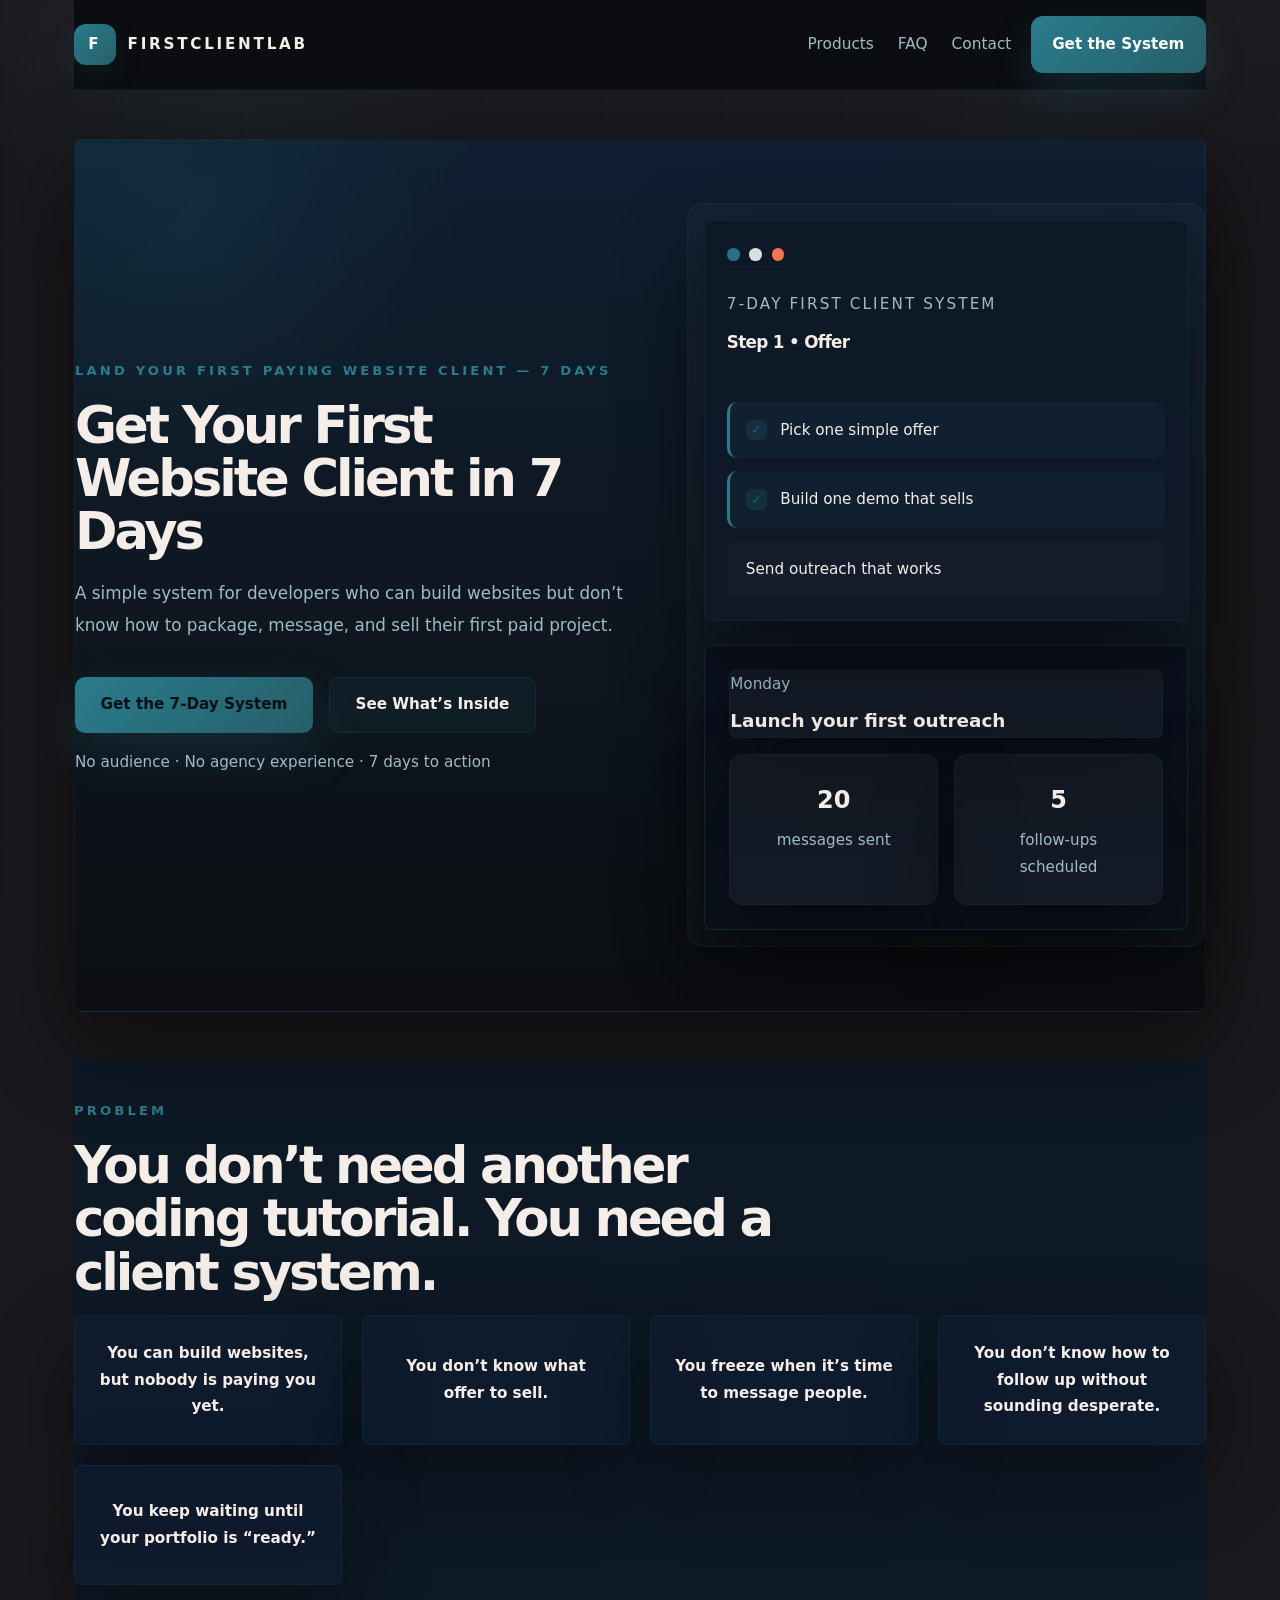
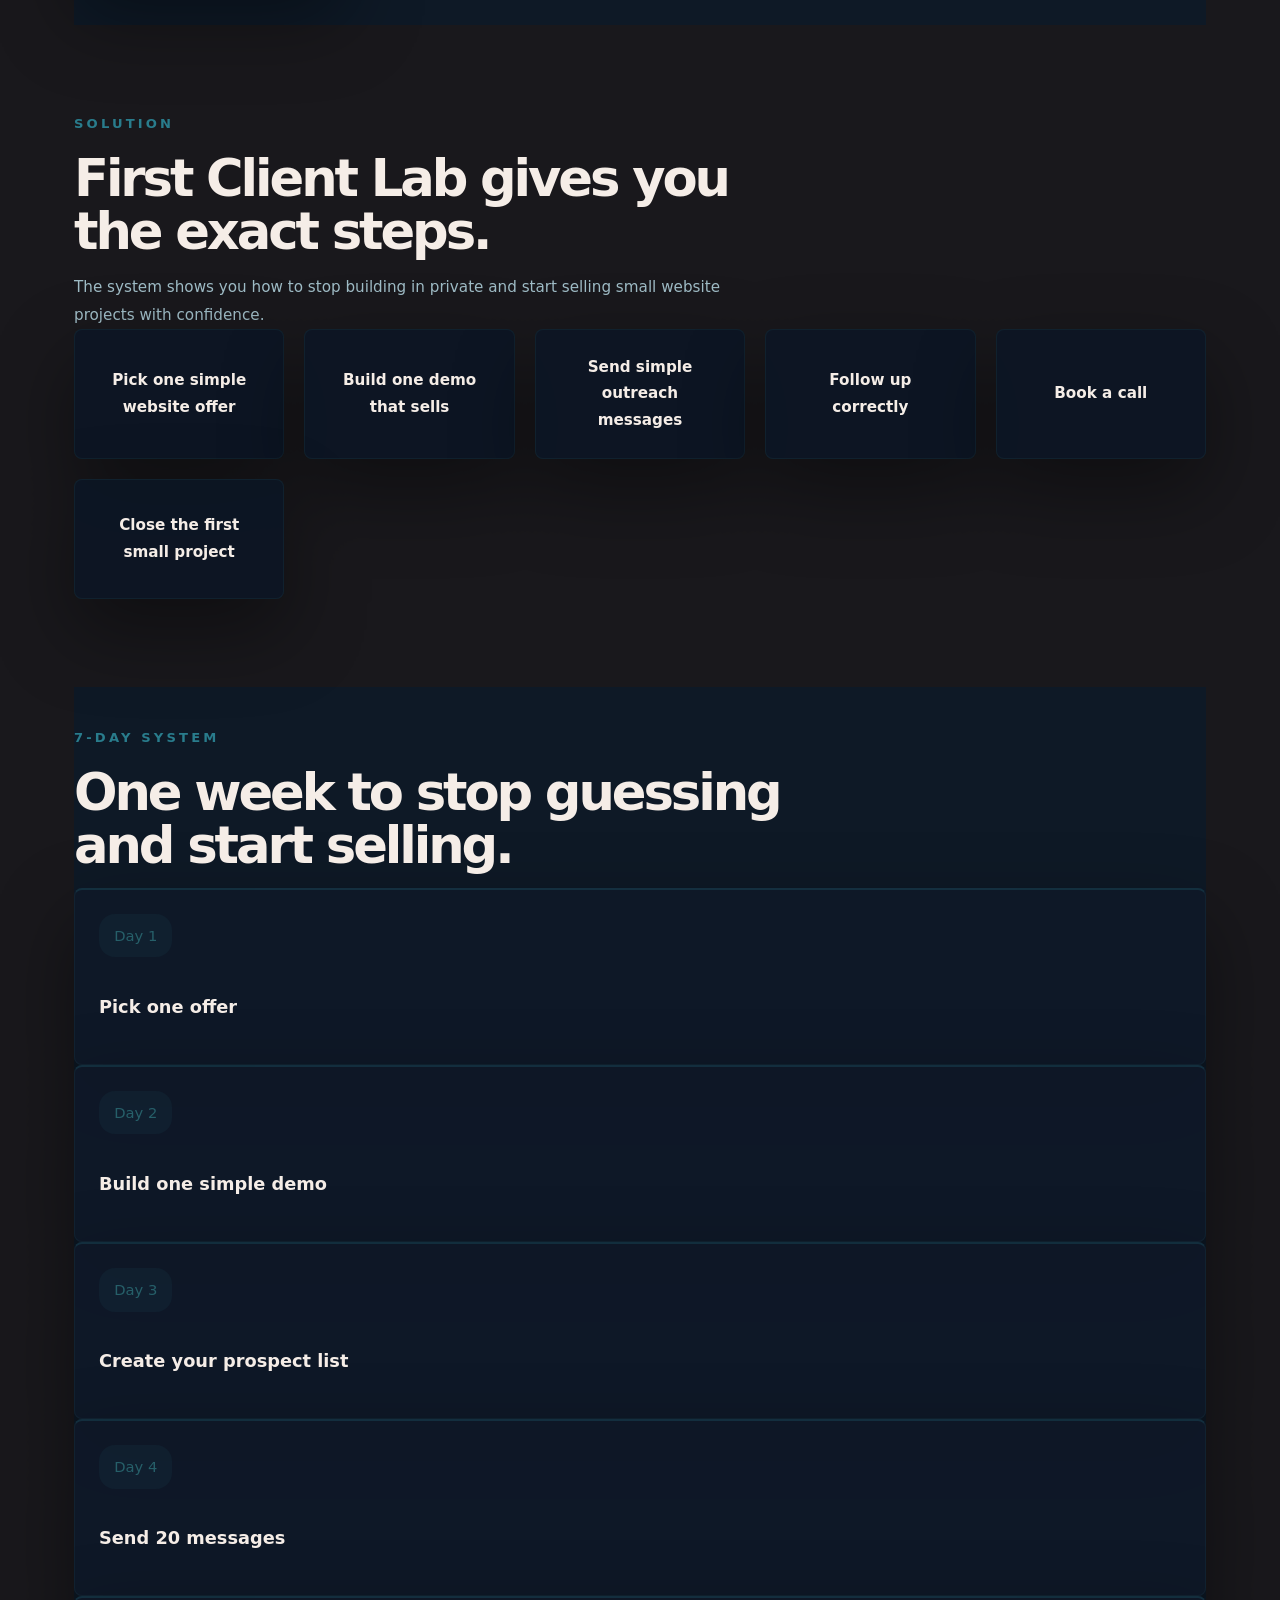
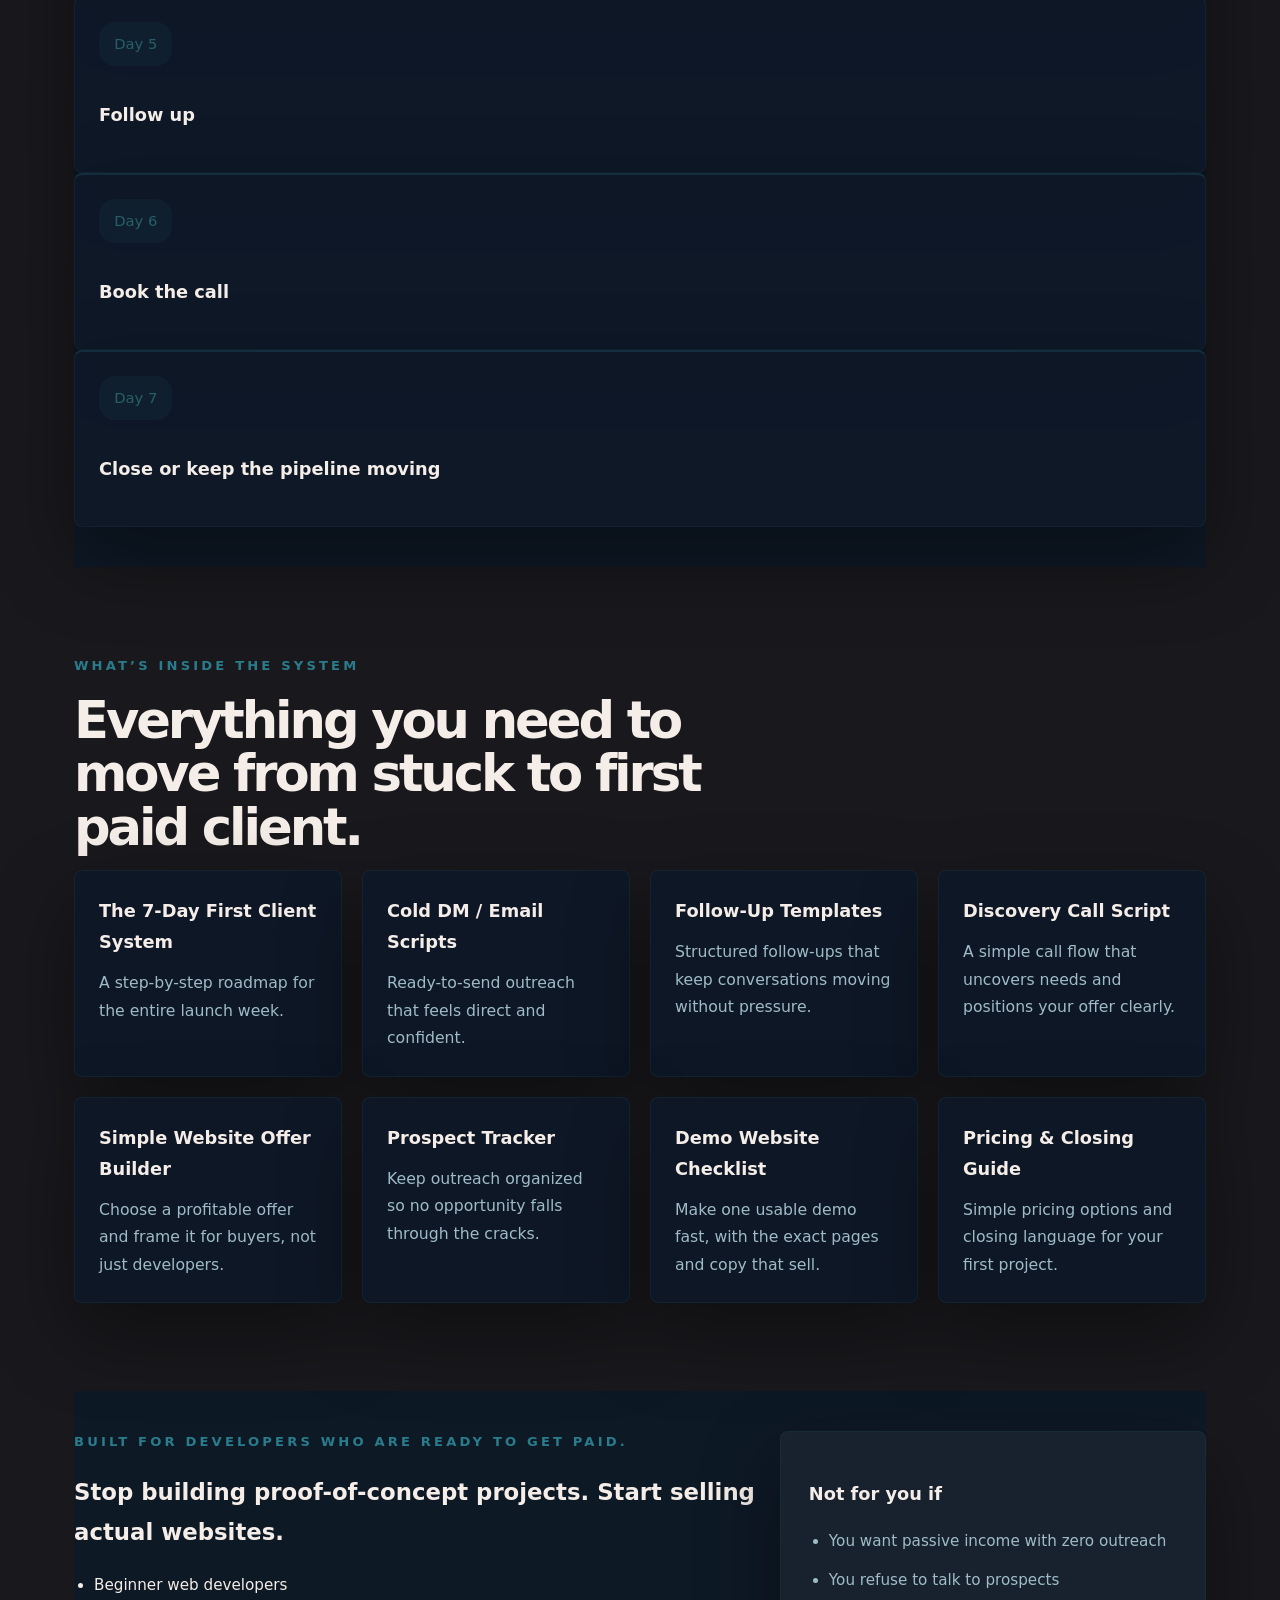
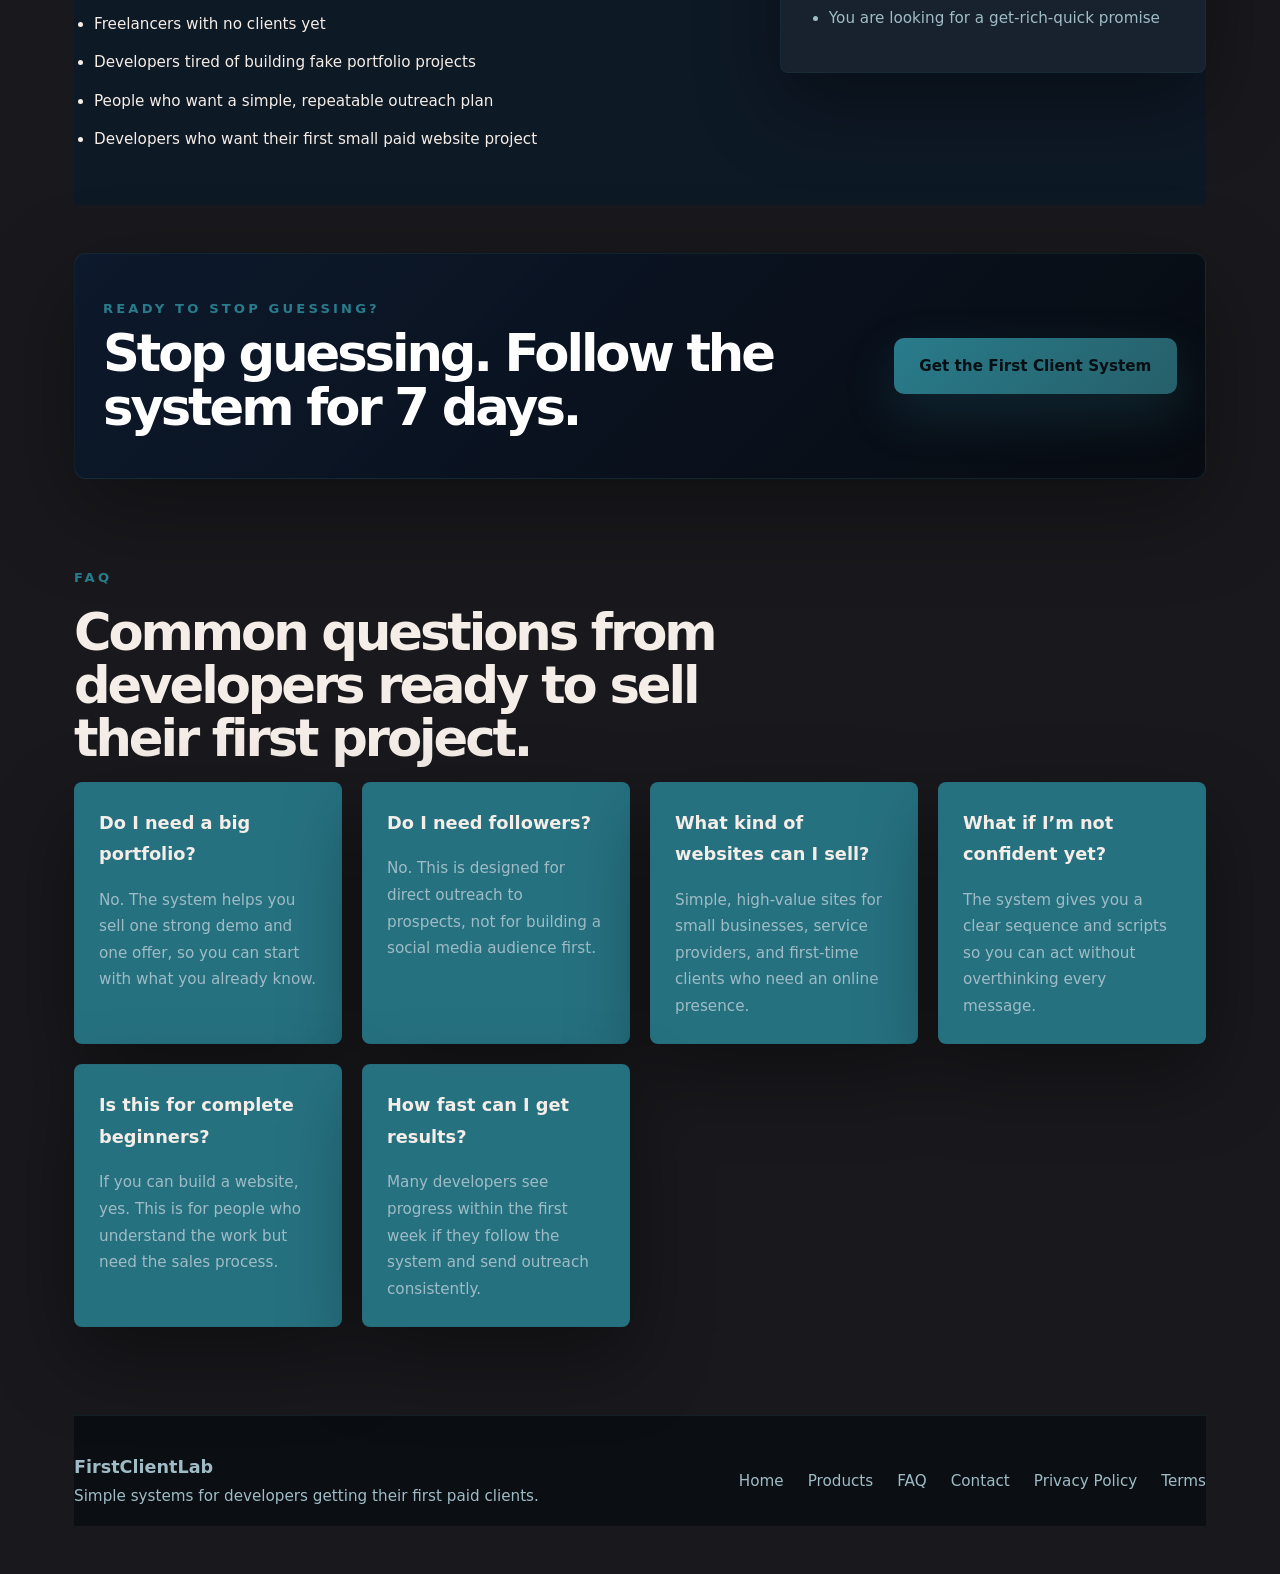
<file: Website/index.html>
<!DOCTYPE html>
<html lang="en">
  <head>
    <meta charset="UTF-8" />
    <meta name="viewport" content="width=device-width, initial-scale=1.0" />
    <title>FirstClientLab | Get Your First Website Client in 7 Days</title>
    <meta
      name="description"
      content="FirstClientLab helps developers package, message, and sell their first paid website project with a simple 7-day system." />
    <meta property="og:title" content="FirstClientLab | Get Your First Website Client in 7 Days" />
    <meta
      property="og:description"
      content="A simple system for developers who can build websites but don’t know how to package, message, and sell their first paid project." />
    <meta property="og:type" content="website" />
    <link rel="icon" href="favicon.ico" />
    <link rel="stylesheet" href="styles.css" />
  </head>
  <body>
    <div class="page-shell">
      <header class="site-navbar">
        <div class="site-brand">
          <span class="brand-mark">F</span>
          <span>FirstClientLab</span>
        </div>
        <button class="nav-toggle" aria-expanded="false" aria-label="Open navigation" type="button">
          ☰ 
        </button>
        <nav class="nav-links" aria-label="Primary navigation">
          <a href="#products">Products</a>
          <a href="#faq">FAQ</a>
          <a href="#contact">Contact</a>
          <a class="nav-cta" href="https://firstclientlab.gumroad.com/l/7-day-first-client-system">Get the System</a>
        </nav>
      </header>

      <main>
        <section class="hero-section" id="home">
          <div class="hero-copy">
            <p class="eyebrow">Land your first paying website client — 7 days</p>
            <h1>Get Your First Website Client in 7 Days</h1>
            <p class="hero-text">
              A simple system for developers who can build websites but don’t know how to package,
              message, and sell their first paid project.
            </p>
            <div class="hero-actions">
              <a class="btn btn-primary" href="https://firstclientlab.gumroad.com/l/7-day-first-client-system">Get the 7-Day System</a>
              <a class="btn btn-secondary" href="#products">See What’s Inside</a>
            </div>
            <p class="hero-trust">No audience · No agency experience · 7 days to action</p>
          </div>

          <div class="hero-visual" aria-hidden="true">
            <div class="visual-card visual-card-large">
              <div class="visual-card-header">
                <span class="dot green"></span>
                <span class="dot yellow"></span>
                <span class="dot red"></span>
              </div>
              <div class="visual-card-body">
                <div class="visual-status">
                  <span>7-Day First Client System</span>
                  <strong>Step 1 • Offer</strong>
                </div>
                <div class="visual-list">
                  <div class="visual-list-item checked">
                    <span>Pick one simple offer</span>
                  </div>
                  <div class="visual-list-item checked">
                    <span>Build one demo that sells</span>
                  </div>
                  <div class="visual-list-item">
                    <span>Send outreach that works</span>
                  </div>
                </div>
              </div>
            </div>
            <div class="visual-panel">
              <div class="panel-heading">
                <span>Monday</span>
                <strong>Launch your first outreach</strong>
              </div>
              <div class="panel-grid">
                <div class="panel-item">
                  <strong>20</strong>
                  <span>messages sent</span>
                </div>
                <div class="panel-item">
                  <strong>5</strong>
                  <span>follow-ups scheduled</span>
                </div>
              </div>
            </div>
          </div>
        </section>

        <section class="section section-alt" id="problem">
          <div class="section-intro">
            <p class="eyebrow">Problem</p>
            <h2>You don’t need another coding tutorial. You need a client system.</h2>
          </div>
          <div class="grid cards-grid">
            <article class="feature-card">You can build websites, but nobody is paying you yet.</article>
            <article class="feature-card">You don’t know what offer to sell.</article>
            <article class="feature-card">You freeze when it’s time to message people.</article>
            <article class="feature-card">You don’t know how to follow up without sounding desperate.</article>
            <article class="feature-card">You keep waiting until your portfolio is “ready.”</article>
          </div>
        </section>

        <section class="section" id="solution">
          <div class="section-intro">
            <p class="eyebrow">Solution</p>
            <h2>First Client Lab gives you the exact steps.</h2>
            <p class="section-copy">
              The system shows you how to stop building in private and start selling small website projects
              with confidence.
            </p>
          </div>
          <div class="grid benefits-grid">
            <div class="benefit-card">
              <strong>Pick one simple website offer</strong>
            </div>
            <div class="benefit-card">
              <strong>Build one demo that sells</strong>
            </div>
            <div class="benefit-card">
              <strong>Send simple outreach messages</strong>
            </div>
            <div class="benefit-card">
              <strong>Follow up correctly</strong>
            </div>
            <div class="benefit-card">
              <strong>Book a call</strong>
            </div>
            <div class="benefit-card">
              <strong>Close the first small project</strong>
            </div>
          </div>
        </section>

        <section class="section section-alt" id="plan">
          <div class="section-intro">
            <p class="eyebrow">7-Day System</p>
            <h2>One week to stop guessing and start selling.</h2>
          </div>
          <div class="timeline-grid">
            <article class="timeline-card">
              <span class="timeline-day">Day 1</span>
              <h3>Pick one offer</h3>
            </article>
            <article class="timeline-card">
              <span class="timeline-day">Day 2</span>
              <h3>Build one simple demo</h3>
            </article>
            <article class="timeline-card">
              <span class="timeline-day">Day 3</span>
              <h3>Create your prospect list</h3>
            </article>
            <article class="timeline-card">
              <span class="timeline-day">Day 4</span>
              <h3>Send 20 messages</h3>
            </article>
            <article class="timeline-card">
              <span class="timeline-day">Day 5</span>
              <h3>Follow up</h3>
            </article>
            <article class="timeline-card">
              <span class="timeline-day">Day 6</span>
              <h3>Book the call</h3>
            </article>
            <article class="timeline-card">
              <span class="timeline-day">Day 7</span>
              <h3>Close or keep the pipeline moving</h3>
            </article>
          </div>
        </section>

        <section class="section" id="products">
          <div class="section-intro">
            <p class="eyebrow">What’s inside the system</p>
            <h2>Everything you need to move from stuck to first paid client.</h2>
          </div>
          <div class="grid product-grid">
            <article class="product-card">
              <h3>The 7-Day First Client System</h3>
              <p>A step-by-step roadmap for the entire launch week.</p>
            </article>
            <article class="product-card">
              <h3>Cold DM / Email Scripts</h3>
              <p>Ready-to-send outreach that feels direct and confident.</p>
            </article>
            <article class="product-card">
              <h3>Follow-Up Templates</h3>
              <p>Structured follow-ups that keep conversations moving without pressure.</p>
            </article>
            <article class="product-card">
              <h3>Discovery Call Script</h3>
              <p>A simple call flow that uncovers needs and positions your offer clearly.</p>
            </article>
            <article class="product-card">
              <h3>Simple Website Offer Builder</h3>
              <p>Choose a profitable offer and frame it for buyers, not just developers.</p>
            </article>
            <article class="product-card">
              <h3>Prospect Tracker</h3>
              <p>Keep outreach organized so no opportunity falls through the cracks.</p>
            </article>
            <article class="product-card">
              <h3>Demo Website Checklist</h3>
              <p>Make one usable demo fast, with the exact pages and copy that sell.</p>
            </article>
            <article class="product-card">
              <h3>Pricing & Closing Guide</h3>
              <p>Simple pricing options and closing language for your first project.</p>
            </article>
          </div>
        </section>

        <section class="section section-alt" id="audience">
          <div class="audience-grid">
            <div>
              <p class="eyebrow">Built for developers who are ready to get paid.</p>
              <h2>Stop building proof-of-concept projects. Start selling actual websites.</h2>
              <ul class="list-bullets">
                <li>Beginner web developers</li>
                <li>Freelancers with no clients yet</li>
                <li>Developers tired of building fake portfolio projects</li>
                <li>People who want a simple, repeatable outreach plan</li>
                <li>Developers who want their first small paid website project</li>
              </ul>
            </div>
            <div class="audience-card">
              <h3>Not for you if</h3>
              <ul class="list-muted">
                <li>You want passive income with zero outreach</li>
                <li>You refuse to talk to prospects</li>
                <li>You are looking for a get-rich-quick promise</li>
              </ul>
            </div>
          </div>
        </section>

        <section class="cta-banner" id="buy">
          <div>
            <p class="eyebrow">Ready to stop guessing?</p>
            <h2>Stop guessing. Follow the system for 7 days.</h2>
          </div>
          <a class="btn btn-primary btn-large" href="https://firstclientlab.gumroad.com/l/7-day-first-client-system">Get the First Client System</a>
        </section>

        <section class="section" id="faq">
          <div class="section-intro">
            <p class="eyebrow">FAQ</p>
            <h2>Common questions from developers ready to sell their first project.</h2>
          </div>
          <div class="grid faq-grid">
            <article class="faq-card">
              <h3>Do I need a big portfolio?</h3>
              <p>No. The system helps you sell one strong demo and one offer, so you can start with what you already know.</p>
            </article>
            <article class="faq-card">
              <h3>Do I need followers?</h3>
              <p>No. This is designed for direct outreach to prospects, not for building a social media audience first.</p>
            </article>
            <article class="faq-card">
              <h3>What kind of websites can I sell?</h3>
              <p>Simple, high-value sites for small businesses, service providers, and first-time clients who need an online presence.</p>
            </article>
            <article class="faq-card">
              <h3>What if I’m not confident yet?</h3>
              <p>The system gives you a clear sequence and scripts so you can act without overthinking every message.</p>
            </article>
            <article class="faq-card">
              <h3>Is this for complete beginners?</h3>
              <p>If you can build a website, yes. This is for people who understand the work but need the sales process.</p>
            </article>
            <article class="faq-card">
              <h3>How fast can I get results?</h3>
              <p>Many developers see progress within the first week if they follow the system and send outreach consistently.</p>
            </article>
          </div>
        </section>
      </main>

      <footer class="site-footer" id="contact">
        <div>
          <p class="footer-brand">FirstClientLab</p>
          <p>Simple systems for developers getting their first paid clients.</p>
        </div>
        <div class="footer-links">
          <a href="#home">Home</a>
          <a href="#products">Products</a>
          <a href="#faq">FAQ</a>
          <a href="#contact">Contact</a>
          <a href="#">Privacy Policy</a>
          <a href="#">Terms</a>
        </div>
      </footer>
    </div>
    <script>
      const navToggle = document.querySelector('.nav-toggle');
      const siteNavbar = document.querySelector('.site-navbar');
      navToggle?.addEventListener('click', () => {
        const isOpen = siteNavbar.classList.toggle('nav-open');
        navToggle.setAttribute('aria-expanded', String(isOpen));
        navToggle.setAttribute('aria-label', isOpen ? 'Close navigation' : 'Open navigation');
      });
    </script>
  </body>
</html>
</file>
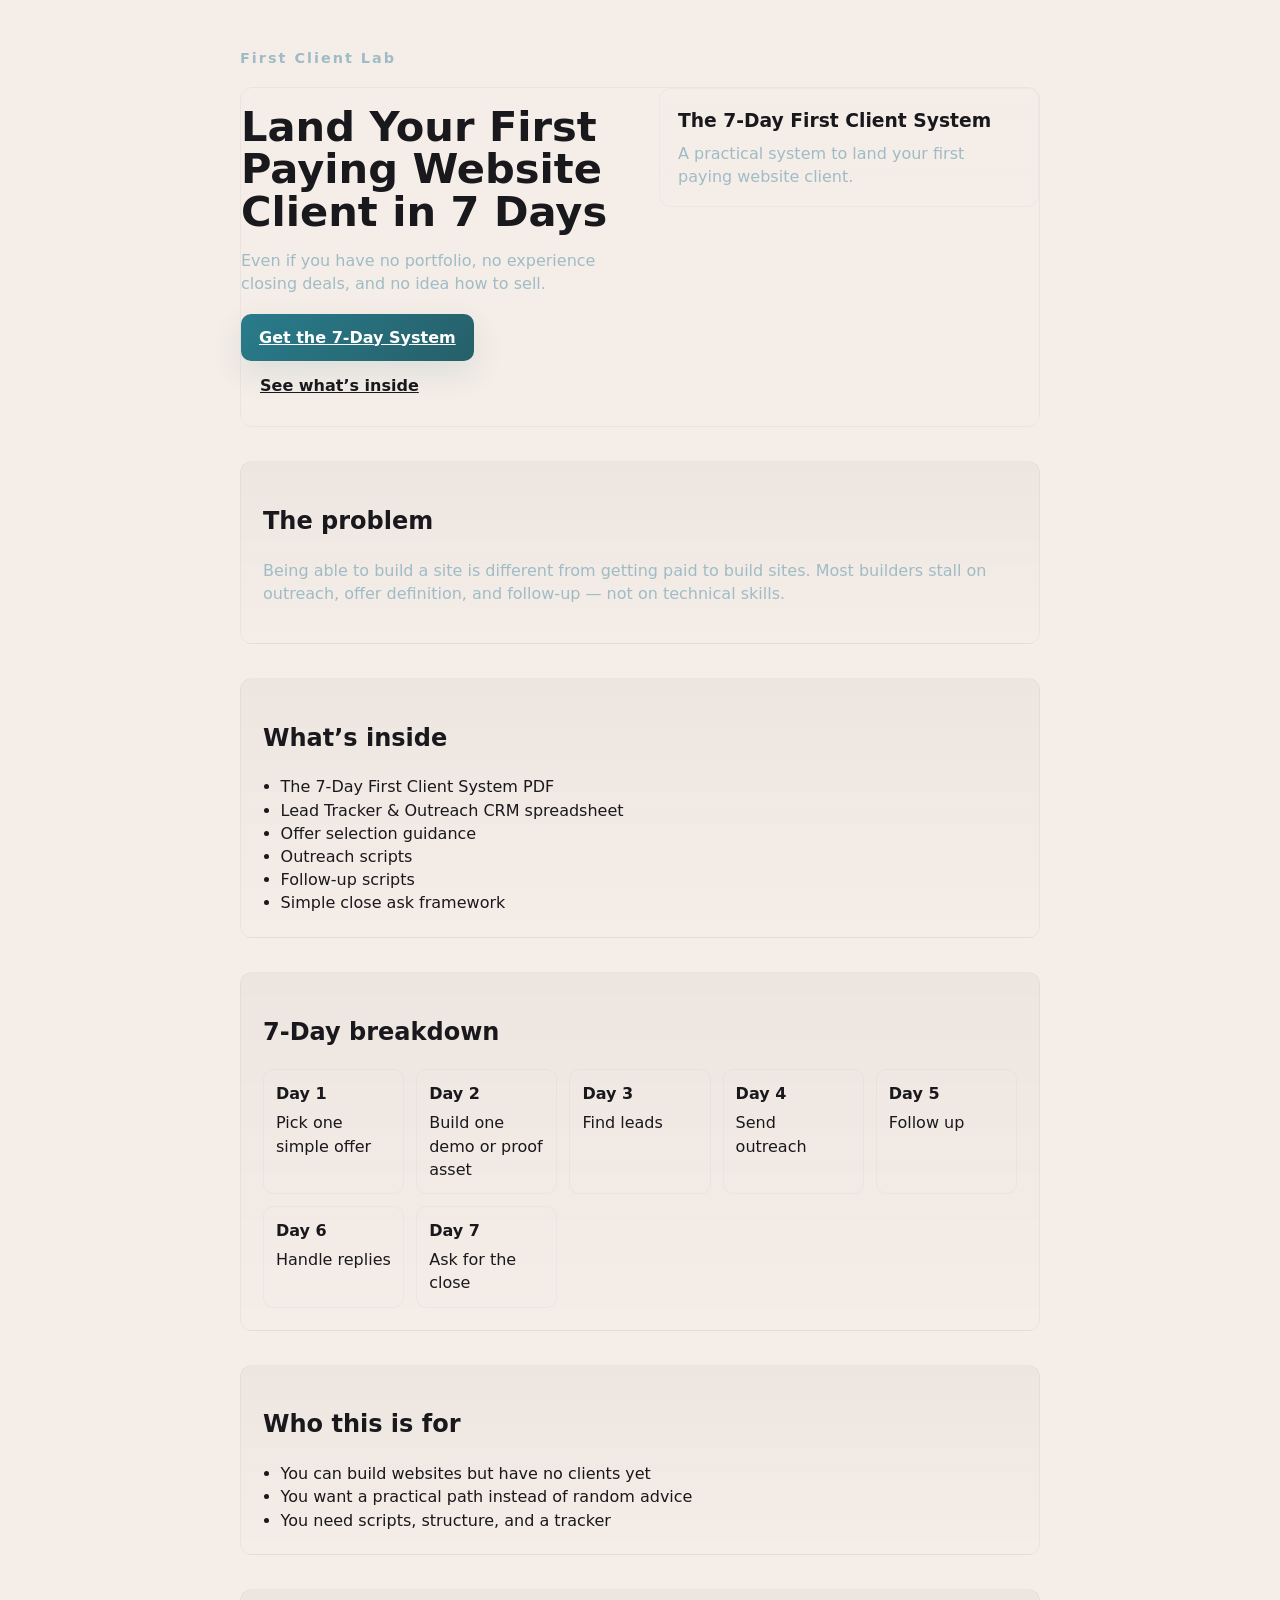
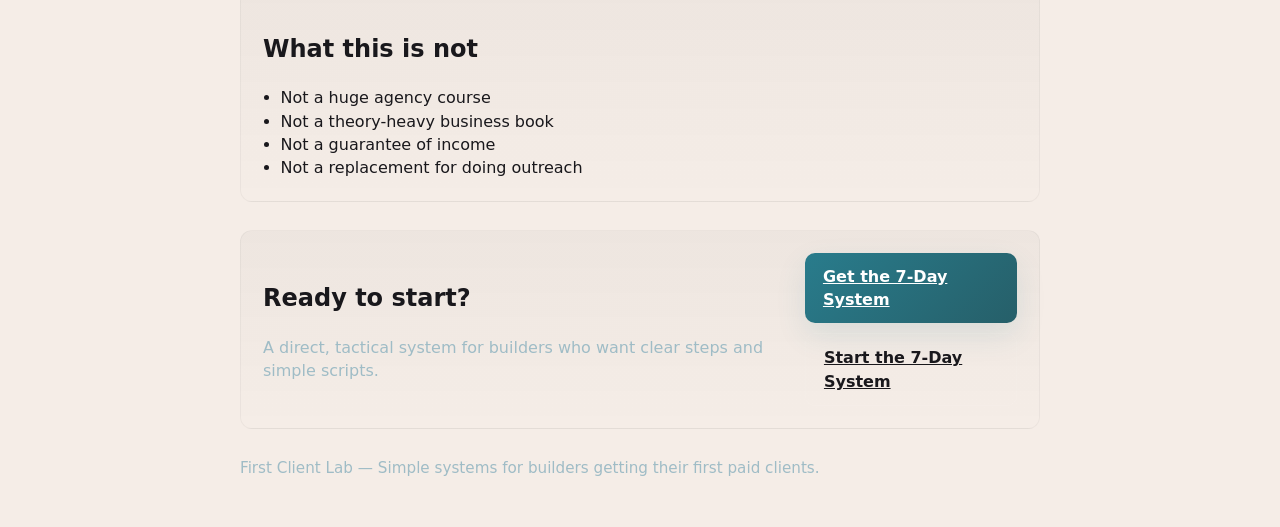
<file: gumroad/landing.html>
<!doctype html>
<html lang="en">
  <head>
    <meta charset="utf-8" />
    <meta name="viewport" content="width=device-width,initial-scale=1" />
    <title>The 7-Day First Client System — First Client Lab</title>
    <meta name="description" content="A practical system to land your first paying website client in 7 days. For developers who can build websites but don't yet know how to get clients." />
    <style>
      /* Brand palette */
      :root{
        --bg:#19181C; --surface:#265F69; --muted:#9FBCC6; --accent:#297C8C; --accent-dark:#265F69; --text:#F5EDE7;
        --radius:12px; --max:840px;
      }
      /* Basic reset */
      *{box-sizing:border-box}
      html,body{height:100%}
      body{
        margin:0;font-family:Inter, system-ui, -apple-system, 'Segoe UI', Roboto, 'Helvetica Neue', Arial;
        background:linear-gradient(180deg,#19181C 0%, #19181C 100%);color:var(--text);
        -webkit-font-smoothing:antialiased;-moz-osx-font-smoothing:grayscale;
        line-height:1.45;font-size:16px;
      }
      .wrap{max-width:var(--max);margin:0 auto;padding:48px 20px}
      header{display:flex;align-items:center;justify-content:space-between;gap:16px}
      .badge{font-weight:700;letter-spacing:0.14em;color:var(--muted);font-size:0.9rem}
      h1{margin:18px 0 6px;font-size:clamp(1.6rem,3.6vw,2.6rem);line-height:1.02;color:var(--text)}
      .lead{color:var(--muted);max-width:780px;margin-bottom:18px}

      /* CTA layout */
      .hero-grid{display:grid;grid-template-columns:1fr;gap:18px;align-items:start}
      .btn{display:inline-flex;align-items:center;gap:10px;padding:12px 18px;border-radius:10px;border:0;cursor:pointer;font-weight:700}
      .btn-primary{background:linear-gradient(135deg,var(--accent),var(--accent-dark));color:#061014;box-shadow:0 12px 30px rgba(41,124,140,0.12)}
      .btn-secondary{background:transparent;color:var(--text);border:1px solid rgba(255,255,255,0.06)}

      /* Sections */
      section{margin-top:34px;padding:22px;background:linear-gradient(180deg, rgba(255,255,255,0.01), transparent);border-radius:12px}
      .muted{color:var(--muted)}
      ul{margin:0;padding-left:1.1rem}
      .grid-2{display:grid;grid-template-columns:repeat(2,1fr);gap:18px}

      /* Timeline */
      .timeline{display:grid;grid-template-columns:repeat(auto-fit,minmax(120px,1fr));gap:12px}
      .day{background:rgba(255,255,255,0.02);padding:12px;border-radius:10px;border:1px solid rgba(106,140,163,0.06)}
      .day strong{display:block;color:var(--text);margin-bottom:6px}

      /* Footer CTA */
      .final-cta{display:flex;flex-direction:column;gap:12px;align-items:start}

      /* Accessibility helpers */
      .visually-hidden{position:absolute!important;height:1px;width:1px;overflow:hidden;clip:rect(1px,1px,1px,1px);white-space:nowrap}

      @media (min-width:760px){.hero-grid{grid-template-columns:1fr 380px}.final-cta{flex-direction:row;align-items:center}.grid-2{grid-template-columns:1fr 1fr}}

      /* Light mode support */
      @media (prefers-color-scheme:light){
        :root{--bg:#F5EDE7;--text:#19181C}
        body{background:var(--bg);color:var(--text)}
        section{background:linear-gradient(180deg, rgba(13,15,17,0.03), transparent);border:1px solid rgba(13,15,17,0.04)}
        .btn-primary{color:#fff}
      }
    </style>
  </head>
  <body>
    <div class="wrap" role="main">
      <header>
        <div class="badge" aria-hidden="false">First Client Lab</div>
        <nav aria-label="Product quick actions">
          <a class="visually-hidden" href="#whats-inside">Skip to content</a>
        </nav>
      </header>

      <section aria-labelledby="hero-heading" style="background:transparent;box-shadow:none;padding:0;margin-top:18px">
        <div class="hero-grid">
          <div>
            <h1 id="hero-heading">Land Your First Paying Website Client in 7 Days</h1>
            <p class="lead">Even if you have no portfolio, no experience closing deals, and no idea how to sell.</p>

            <p>
              <a class="btn btn-primary" href="https://firstclientlab.gumroad.com/l/7-day-first-client-system" aria-label="Buy the 7-Day System now">Get the 7-Day System</a>
              <a href="#whats-inside" class="btn btn-secondary" role="button" aria-label="See what's inside">See what’s inside</a>
            </p>
          </div>

          <aside aria-hidden="true" style="padding:18px;border-radius:12px;background:linear-gradient(180deg, rgba(255,255,255,0.02), rgba(255,255,255,0.01));border:1px solid rgba(106,140,163,0.06);">
            <h3 style="margin:0 0 8px">The 7-Day First Client System</h3>
            <p class="muted" style="margin:0">A practical system to land your first paying website client.</p>
          </aside>
        </div>
      </section>

      <section id="problem" aria-labelledby="problem-heading">
        <h2 id="problem-heading">The problem</h2>
        <p class="muted">Being able to build a site is different from getting paid to build sites. Most builders stall on outreach, offer definition, and follow-up — not on technical skills.</p>
      </section>

      <section id="whats-inside" aria-labelledby="inside-heading">
        <h2 id="inside-heading">What’s inside</h2>
        <ul>
          <li>The 7-Day First Client System PDF</li>
          <li>Lead Tracker &amp; Outreach CRM spreadsheet</li>
          <li>Offer selection guidance</li>
          <li>Outreach scripts</li>
          <li>Follow-up scripts</li>
          <li>Simple close ask framework</li>
        </ul>
      </section>

      <section aria-labelledby="plan-heading">
        <h2 id="plan-heading">7-Day breakdown</h2>
        <div class="timeline" role="list">
          <div class="day" role="listitem"><strong>Day 1</strong>Pick one simple offer</div>
          <div class="day" role="listitem"><strong>Day 2</strong>Build one demo or proof asset</div>
          <div class="day" role="listitem"><strong>Day 3</strong>Find leads</div>
          <div class="day" role="listitem"><strong>Day 4</strong>Send outreach</div>
          <div class="day" role="listitem"><strong>Day 5</strong>Follow up</div>
          <div class="day" role="listitem"><strong>Day 6</strong>Handle replies</div>
          <div class="day" role="listitem"><strong>Day 7</strong>Ask for the close</div>
        </div>
      </section>

      <section aria-labelledby="audience-heading">
        <h2 id="audience-heading">Who this is for</h2>
        <ul>
          <li>You can build websites but have no clients yet</li>
          <li>You want a practical path instead of random advice</li>
          <li>You need scripts, structure, and a tracker</li>
        </ul>
      </section>

      <section aria-labelledby="not-heading">
        <h2 id="not-heading">What this is not</h2>
        <ul>
          <li>Not a huge agency course</li>
          <li>Not a theory-heavy business book</li>
          <li>Not a guarantee of income</li>
          <li>Not a replacement for doing outreach</li>
        </ul>
      </section>

      <section aria-labelledby="final-cta" style="margin-top:28px;padding:22px;">
        <div class="final-cta">
          <div>
            <h2 id="final-cta">Ready to start?</h2>
            <p class="muted">A direct, tactical system for builders who want clear steps and simple scripts.</p>
          </div>

          <div style="display:flex;flex-direction:column;gap:10px">
            <!-- Server-side Gumroad fields -->
            <input type="hidden" data-gumroad-field="name" value="The 7-Day First Client System">
            <input type="hidden" data-gumroad-field="price" value="">
            <input type="hidden" data-gumroad-field="description" value="A practical system to land your first paying website client in 7 days.">

            <!-- Primary and secondary buy buttons -->
            <a class="btn btn-primary" href="https://firstclientlab.gumroad.com/l/7-day-first-client-system" aria-label="Buy - Get the 7-Day System">Get the 7-Day System</a>
            <a class="btn btn-secondary" href="https://firstclientlab.gumroad.com/l/7-day-first-client-system" aria-label="Buy - Start the 7-Day System">Start the 7-Day System</a>
          </div>
        </div>
      </section>

      <footer style="margin-top:28px;color:var(--muted);font-size:0.95rem">
        <p style="margin:0">First Client Lab — Simple systems for builders getting their first paid clients.</p>
      </footer>
    </div>

    <!-- Minimal inline script kept intentionally tiny; Gumroad sanitization may remove scripts. -->
    <script>
      /* Progressive enhancement: allow in-page anchor smooth scroll if JS is allowed */
      (function(){
        try{document.querySelectorAll('a[href^="#"]').forEach(function(a){a.addEventListener('click',function(e){var t=document.querySelector(this.getAttribute('href'));if(t){e.preventDefault();t.scrollIntoView({behavior:'smooth',block:'start'})}})});
        }catch(e){}
      })();
    </script>
  </body>
</html>
</file>
<file: Website/styles.css>
:root {
  color-scheme: dark;
  color: var(--text);
  font-family: Inter, ui-sans-serif, system-ui, -apple-system, BlinkMacSystemFont, "Segoe UI", sans-serif;
  font-synthesis: none;
  text-rendering: optimizeLegibility;
  -webkit-font-smoothing: antialiased;
  -moz-osx-font-smoothing: grayscale;

  --bg: #19181C;
  --surface: #0F2A45;
  --surface-strong: #08101A;
  --surface-muted: #121C2C;
  --border: rgba(38, 95, 105, 0.18);
  --text: #F5EDE7;
  --text-muted: #9FBCC6;
  --heading: #F5EDE7;
  --accent: #297C8C;
  --accent-dark: #265F69;
  --accent-soft: rgba(41, 124, 140, 0.18);
  --accent-bg: rgba(41, 124, 140, 0.08);
  --accent-shadow: rgba(41, 124, 140, 0.22);
  --warning: #c49c4b;
  --shadow: 0 32px 80px rgba(0, 0, 0, 0.4);
  --radius: 10px;
  --radius-sm: 8px;
  --max-width: 1180px;
  --gap: 1.5rem;
}

@keyframes pulse-glow {
  0%, 100% {
    transform: translateY(0);
    box-shadow: 0 18px 38px rgba(41, 124, 140, 0.24);
  }

  50% {
    transform: translateY(-1px);
    box-shadow: 0 22px 46px rgba(41, 124, 140, 0.32);
  }
}

@media (prefers-reduced-motion: reduce) {
  .btn-primary,
  .nav-cta {
    animation: none;
    transition-duration: 120ms;
  }
}

* {
  box-sizing: border-box;
}

html {
  scroll-behavior: smooth;
}

body {
  margin: 0;
  min-height: 100vh;
  overflow-x: hidden;
  background: radial-gradient(circle at 18% 12%, rgba(41, 124, 140, 0.08), transparent 20%),
    radial-gradient(circle at 82% 15%, rgba(38, 95, 105, 0.08), transparent 14%),
    linear-gradient(180deg, rgba(255, 255, 255, 0.02), transparent 18%),
    var(--bg);
  color: var(--text);
  font-size: clamp(0.95rem, 1vw, 1rem);
  line-height: 1.75;
  background-attachment: fixed;
  position: relative;
}

body::before {
  content: "";
  position: fixed;
  inset: 0;
  background-image: linear-gradient(rgba(38, 95, 105, 0.08) 1px, transparent 1px),
    linear-gradient(90deg, rgba(38, 95, 105, 0.08) 1px, transparent 1px);
  background-size: 120px 120px;
  opacity: 0.06;
  pointer-events: none;
  z-index: 0;
}

.page-shell {
  max-width: var(--max-width);
  margin: 0 auto;
  padding: 0 1.5rem 3rem;
  position: relative;
  z-index: 1;
}

img {
  max-width: 100%;
  display: block;
}

a {
  color: inherit;
  text-decoration: none;
}

button,
input,
textarea,
a {
  transition: all 180ms ease;
}

.page-shell {
  max-width: var(--max-width);
  margin: 0 auto;
  padding: 0 1.5rem 3rem;
}

.site-navbar {
  position: sticky;
  top: 0;
  z-index: 30;
  display: flex;
  justify-content: space-between;
  align-items: center;
  gap: 1rem;
  padding: 1rem 0;
  background: rgba(11, 13, 16, 0.96);
  border-bottom: 1px solid rgba(38, 95, 105, 0.16);
  backdrop-filter: blur(24px);
}

.site-brand {
  display: inline-flex;
  align-items: center;
  gap: 0.75rem;
  font-weight: 700;
  letter-spacing: 0.18em;
  color: var(--text);
  font-size: 0.95rem;
  text-transform: uppercase;
}

.brand-mark {
  display: grid;
  place-items: center;
  width: 2.6rem;
  height: 2.6rem;
  border-radius: 0.75rem;
  background: linear-gradient(135deg, var(--accent), var(--accent-dark));
  color: #fff;
  box-shadow: 0 10px 30px rgba(41, 124, 140, 0.12);
}

.nav-links {
  display: flex;
  flex-wrap: wrap;
  align-items: center;
  gap: 0.9rem;
}

.nav-links a:not(.nav-cta) {
  color: var(--text-muted);
  font-size: 0.96rem;
  padding: 0.45rem 0.3rem;
  border-radius: 0.75rem;
  transition: color 180ms ease, background 180ms ease, transform 180ms ease;
}

.nav-links a:not(.nav-cta):hover {
  color: var(--text);
  background: rgba(255, 255, 255, 0.06);
  transform: translateY(-1px);
}

.nav-toggle {
  display: none;
  align-items: center;
  justify-content: center;
  width: 2.8rem;
  height: 2.8rem;
  border: 1px solid rgba(41, 124, 140, 0.18);
  border-radius: 0.85rem;
  background: rgba(255, 255, 255, 0.05);
  color: var(--text);
  font-size: 1.1rem;
  cursor: pointer;
  transition: background 180ms ease, transform 180ms ease, border-color 180ms ease;
}

.nav-toggle:hover {
  background: rgba(41, 124, 140, 0.08);
  transform: translateY(-1px);
}

.nav-cta {
  display: inline-flex;
  align-items: center;
  justify-content: center;
  padding: 0.95rem 1.35rem;
  border-radius: 12px;
  background: linear-gradient(135deg, var(--accent), var(--accent-dark));
  color: #fff;
  font-weight: 600;
  box-shadow: 0 18px 38px rgba(41, 124, 140, 0.22);
}

.hero-section,
.section,
.cta-banner,
.site-footer {
  margin-top: 3rem;
}

.hero-section {
  display: grid;
  gap: 2.5rem;
  padding: 4rem 0;
  background: radial-gradient(circle at top left, rgba(41, 124, 140, 0.08), transparent 28%),
    linear-gradient(180deg, rgba(15, 33, 52, 0.92), rgba(13, 15, 18, 0.98));
  border: 1px solid rgba(38, 95, 105, 0.14);
  border-radius: calc(var(--radius) * 0.85);
  box-shadow: 0 32px 90px rgba(0, 0, 0, 0.45);
  position: relative;
}

.hero-section::before {
  content: "";
  position: absolute;
  inset: 0;
  border-radius: calc(var(--radius) * 0.85);
  background: radial-gradient(circle at 10% 10%, rgba(41, 124, 140, 0.08), transparent 18%);
  pointer-events: none;
}

.hero-copy {
  max-width: 720px;
  position: relative;
  z-index: 1;
}

.eyebrow {
  margin: 0;
  color: var(--accent);
  font-size: 0.82rem;
  font-weight: 700;
  letter-spacing: 0.24em;
  text-transform: uppercase;
}

.hero-section h1,
.section-intro h2,
.cta-banner h2 {
  margin: 1rem 0 1rem;
  font-size: clamp(2.8rem, 4vw, 4rem);
  line-height: 1.04;
  letter-spacing: -0.06em;
  color: var(--heading);
}

.hero-text,
.section-copy,
.site-footer p,
.faq-card p,
.benefit-card,
.product-card p {
  margin: 0;
}

.hero-text {
  margin-top: 1.25rem;
  font-size: 1.05rem;
  color: var(--text-muted);
  max-width: 560px;
  line-height: 1.85;
}

.hero-actions {
  display: flex;
  flex-wrap: wrap;
  gap: 1rem;
  margin: 2.25rem 0 1rem;
}

.btn {
  display: inline-flex;
  align-items: center;
  justify-content: center;
  min-height: 56px;
  padding: 0 1.6rem;
  border-radius: 10px;
  font-weight: 700;
  text-decoration: none;
  transition: transform 180ms ease, box-shadow 180ms ease, background 180ms ease, color 180ms ease;
}

.btn-primary {
  background: linear-gradient(135deg, var(--accent), var(--accent-dark));
  color: #061014;
  box-shadow: 0 20px 50px var(--accent-shadow);
  animation: pulse-glow 3.5s ease-in-out infinite;
}

.btn-primary:hover {
  transform: translateY(-1px);
  background: linear-gradient(135deg, var(--accent), var(--accent-dark));
  box-shadow: 0 28px 56px rgba(41, 124, 140, 0.28);
}

.nav-cta {
  animation: pulse-glow 3.5s ease-in-out infinite;
  transition: transform 180ms ease, box-shadow 180ms ease;
}

.nav-cta:hover {
  transform: translateY(-1px);
}

.btn-secondary {
  background: rgba(41, 124, 140, 0.08);
  color: var(--text);
  border: 1px solid rgba(41, 124, 140, 0.18);
}

.hero-trust {
  margin-top: 0.75rem;
  color: var(--text-muted);
}

.hero-visual {
  display: grid;
  gap: 1.5rem;
  align-content: start;
  width: 100%;
  position: relative;
  padding: 1rem;
  border-radius: 1rem;
  background: rgba(255, 255, 255, 0.02);
  border: 1px solid rgba(38, 95, 105, 0.14);
  box-shadow: inset 0 0 0 1px rgba(255, 255, 255, 0.02), 0 24px 80px rgba(0, 0, 0, 0.18);
}

/* Mobile: hide visual chrome to prioritize copy and CTAs */
@media (max-width: 720px) {
  .hero-visual {
    display: none;
  }
}

.visual-card,
.panel-heading,
.panel-item,
.timeline-card,
.product-card,
.benefit-card,
.feature-card,
.faq-card,
.audience-card,
.visual-panel {
  background: rgba(255, 255, 255, 0.04);
  border: 1px solid rgba(38, 95, 105, 0.16);
  border-radius: var(--radius-sm);
  box-shadow: var(--shadow);
}

.visual-card {
  padding: 1.35rem;
  position: relative;
}

.visual-card-large {
  max-width: 560px;
  border: 1px solid rgba(38, 95, 105, 0.16);
  background: rgba(15, 25, 40, 0.9);
}

.visual-card-header {
  display: inline-flex;
  align-items: center;
  gap: 0.6rem;
  margin-bottom: 1.5rem;
  padding-bottom: 0.35rem;
border-bottom: 1px solid rgba(38, 95, 105, 0.16);
}

.dot {
  width: 0.8rem;
  height: 0.8rem;
  border-radius: 50%;
}

.dot.green {
  background: rgba(41, 124, 140, 0.9);
}

.dot.yellow {
  background: rgba(242, 244, 245, 0.9);
}

.dot.red {
  background: rgba(255, 122, 82, 0.95);
}

.visual-status {
  display: grid;
  gap: 0.65rem;
  margin-bottom: 1.4rem;
}

.visual-status span {
  color: var(--text-muted);
  font-size: 0.95rem;
  text-transform: uppercase;
  letter-spacing: 0.14em;
}

.visual-status strong {
  color: var(--heading);
  letter-spacing: -0.04em;
  font-size: 1.05rem;
}

.visual-card-body {
  display: grid;
  gap: 1.35rem;
}

.visual-list {
  display: grid;
  gap: 0.8rem;
}

.visual-list-item {
  display: flex;
  align-items: center;
  gap: 0.85rem;
  padding: 0.95rem 1rem;
  border-radius: 10px;
  background: rgba(255, 255, 255, 0.02);
  color: var(--text);
  border-left: 3px solid transparent;
}

.visual-list-item.checked {
  color: var(--text);
  border-left-color: var(--accent);
  background: var(--accent-bg);
}

.visual-list-item.checked::before {
  content: "✓";
  display: inline-flex;
  width: 1.3rem;
  height: 1.3rem;
  align-items: center;
  justify-content: center;
  border-radius: 0.4rem;
  background: var(--accent-soft);
  color: var(--accent-dark);
  font-size: 0.8rem;
}

.visual-panel {
  padding: 1.4rem;
  display: grid;
  gap: 1rem;
  background: rgba(11, 18, 30, 0.94);
  border: 1px solid rgba(41, 124, 140, 0.22);
}

.panel-heading {
  display: grid;
  gap: 0.5rem;
}

.panel-heading span {
  color: var(--text-muted);
  font-size: 0.95rem;
}

.panel-heading strong {
  font-size: 1.15rem;
}

.panel-grid {
  display: grid;
  grid-template-columns: repeat(2, minmax(0, 1fr));
  gap: 1rem;
}

.panel-item {
  padding: 1rem;
  text-align: center;
  background: rgba(255, 255, 255, 0.04);
  border-radius: 14px;
}
.panel-item strong {
  display: block;
  font-size: 1.5rem;
  margin-bottom: 0.35rem;
}

.panel-item span {
  color: var(--text-muted);
  font-size: 0.95rem;
}

.section {
  padding: 2.5rem 0;
  scroll-margin-top: 110px;
  background: transparent;
}

.section-alt {
  background: rgba(15, 26, 39, 0.98);
}

.section-intro {
  max-width: 720px;
}

.section-copy {
  margin-top: 1rem;
  color: var(--text-muted);
  max-width: 680px;
  line-height: 1.8;
}

.grid {
  display: grid;
  gap: 1.25rem;
}

.cards-grid {
  grid-template-columns: repeat(auto-fit, minmax(220px, 1fr));
}

.feature-card,
.benefit-card,
.product-card,
.faq-card,
.audience-card,
.panel-item,
.visual-panel {
  padding: 1.5rem;
  transition: transform 180ms ease, box-shadow 180ms ease, border-color 180ms ease, background 180ms ease;
}

.feature-card {
  min-height: 120px;
  display: grid;
  place-items: center;
  text-align: center;
  font-weight: 600;
  color: var(--text);
  border: 1px solid rgba(38, 95, 105, 0.16);
  background: rgba(15, 28, 45, 0.92);
}

.feature-card:hover {
  transform: translateY(-2px);
  box-shadow: 0 24px 40px rgba(0, 0, 0, 0.18);
  border-color: rgba(41, 124, 140, 0.28);
}

.benefits-grid {
  grid-template-columns: repeat(auto-fit, minmax(210px, 1fr));
}

.benefit-card {
  min-height: 120px;
  display: grid;
  place-items: center;
  text-align: center;
  border: 1px solid rgba(38, 95, 105, 0.16);
  background: rgba(13, 22, 36, 0.92);
}

.benefit-card:hover {
  transform: translateY(-2px);
  box-shadow: 0 20px 40px rgba(0, 0, 0, 0.16);
  border-color: rgba(41, 124, 140, 0.24);
}

.timeline-grid {
  grid-template-columns: repeat(auto-fit, minmax(180px, 1fr));
}

.timeline-card {
  padding: 1.5rem;
  border-top: 2px solid rgba(41, 124, 140, 0.24);
  background: rgba(15, 25, 40, 0.88);
  transition: transform 180ms ease, border-color 180ms ease, box-shadow 180ms ease;
}

.timeline-card:hover {
  transform: translateY(-2px);
  box-shadow: 0 24px 40px rgba(0, 0, 0, 0.16);
  border-color: rgba(41, 124, 140, 0.3);
}

.timeline-day {
  display: inline-flex;
  align-items: center;
  justify-content: center;
  width: fit-content;
  padding: 0.55rem 0.95rem;
  border-radius: 1rem;
  background: var(--accent-bg);
  color: var(--accent-dark);
  font-size: 0.92rem;
  margin-bottom: 1rem;
}

.product-grid {
  grid-template-columns: repeat(auto-fit, minmax(240px, 1fr));
}

.product-card {
  background: rgba(14, 24, 40, 0.95);
  border: 1px solid rgba(38, 95, 105, 0.18);
}

.product-card h3 {
  margin: 0 0 0.75rem;
  color: var(--heading);
}

.product-card p {
  color: var(--text-muted);
  font-size: 0.98rem;
}

.audience-grid {
  display: grid;
  gap: 1.5rem;
}

.list-bullets,
.list-muted {
  margin: 1.2rem 0 0;
  padding-left: 1.25rem;
}

.list-bullets li,
.list-muted li {
  margin-bottom: 0.75rem;
}

.list-bullets li {
  color: var(--text);
}

.list-muted li {
  color: var(--text-muted);
}

.audience-card {
  padding: 1.75rem;
}

.cta-banner {
  display: grid;
  align-items: center;
  gap: 1.5rem;
  padding: 2.75rem 1.75rem;
  border-radius: calc(var(--radius) * 1.2);
  background: linear-gradient(135deg, rgba(12, 25, 45, 0.95), rgba(8, 12, 18, 0.99));
  border: 1px solid rgba(41, 124, 140, 0.18);
  box-shadow: 0 30px 90px rgba(0, 0, 0, 0.35);
  color: #fff;
  margin-top: 3rem;
}

.cta-banner h2 {
  margin: 0.4rem 0 0;
  color: #fff;
}

.cta-banner .btn {
  width: fit-content;
}

.faq-grid {
  grid-template-columns: repeat(auto-fit, minmax(240px, 1fr));
}

.faq-card {
  background: rgba(41, 124, 140, 0.9);
  border: 1px solid rgba(38, 95, 105, 0.14);
  border-radius: var(--radius-sm);
}

.faq-card h3 {
  margin-top: 0;
}

.faq-card p {
  margin-top: 0.85rem;
  color: var(--text-muted);
}

.site-footer {
  display: grid;
  gap: 1.5rem;
  padding: 2.25rem 0 1rem;
  border-top: 1px solid rgba(41, 124, 140, 0.16);
  color: var(--text-muted);
  background: rgba(10, 14, 18, 0.85);
}

.footer-brand {
  margin: 0 0 0.5rem;
  font-size: 1.1rem;
  font-weight: 700;
}

.footer-links {
  display: flex;
  flex-wrap: wrap;
  gap: 1rem 1.5rem;
  color: var(--text-muted);
}

.footer-links a {
  color: var(--text-muted);
}

@media (min-width: 900px) {
  .hero-section {
    grid-template-columns: 1.05fr 0.95fr;
    align-items: center;
  }

  .hero-visual {
    align-self: center;
  }

  .hero-copy {
    padding-right: 1rem;
  }

  .panel-grid {
    grid-template-columns: repeat(2, minmax(0, 1fr));
  }

  .audience-grid {
    grid-template-columns: 1.6fr 1fr;
    align-items: start;
  }

  .cta-banner {
    grid-template-columns: 1fr auto;
    align-items: center;
  }

  .cta-banner .btn {
    width: auto;
  }
}

@media (max-width: 820px) {
  .page-shell {
    padding: 0 1rem 2rem;
  }

  .site-navbar {
    position: relative;
    flex-direction: row;
    align-items: center;
    justify-content: space-between;
    padding: 1rem 0;
    gap: 0.75rem;
  }

  .nav-toggle {
    display: inline-flex;
    align-items: center;
    justify-content: center;
  }

  .nav-links {
    display: none;
    position: absolute;
    inset: auto 1rem 0 1rem;
    flex-direction: column;
    align-items: stretch;
    gap: 0.75rem;
    padding: 1rem;
    border-radius: 1rem;
    background: rgba(11, 13, 16, 0.98);
    box-shadow: 0 24px 72px rgba(0, 0, 0, 0.24);
  }

  .site-navbar.nav-open .nav-links {
    display: flex;
  }

  .nav-links a {
    padding: 0.95rem 1rem;
    border-radius: 1rem;
    background: rgba(255, 255, 255, 0.04);
    color: var(--text);
  }

  .nav-cta {
    width: 100%;
    padding: 0.95rem 1rem;
  }

  .hero-section {
    gap: 1rem;
    padding: 1rem 0.75rem 1.3rem;
  }

  .hero-section h1 {
    font-size: clamp(1.7rem, 8vw, 2.1rem);
    line-height: 1.08;
    letter-spacing: -0.04em;
  }

  .hero-text {
    margin-top: 0.9rem;
    font-size: 0.95rem;
    line-height: 1.7;
    max-width: 100%;
  }

  .hero-actions {
    display: flex;
    flex-direction: column;
    gap: 0.75rem;
    margin: 1rem 0 0;
  }

  .hero-actions .btn {
    width: 100%;
  }

  .hero-visual {
    display: none;
  }

  .hero-copy {
    max-width: 100%;
  }

  .cards-grid,
  .benefits-grid,
  .timeline-grid,
  .product-grid,
  .faq-grid,
  .audience-grid {
    grid-template-columns: 1fr;
  }

  .feature-card,
  .benefit-card,
  .timeline-card,
  .product-card,
  .faq-card,
  .audience-card,
  .visual-panel {
    padding: 1.35rem;
  }

  .timeline-day {
    font-size: 0.9rem;
  }

  .cta-banner {
    padding: 2rem 1rem;
    gap: 1rem;
  }

  .cta-banner .btn {
    width: 100%;
  }

  .page-shell {
    padding-bottom: 2.5rem;
  }

  .panel-grid {
    grid-template-columns: 1fr;
  }
}

@media (max-width: 500px) {
  .site-navbar {
    gap: 0.75rem;
    padding: 0.95rem 0;
  }

  .nav-links {
    gap: 0.5rem;
  }

  .hero-actions {
    flex-direction: column;
    gap: 0.75rem;
  }

  .btn {
    width: 100%;
  }

  .cta-banner {
    text-align: center;
  }

  .cta-banner .btn {
    width: 100%;
  }
}

@media (min-width: 900px) {
  .site-footer {
    grid-template-columns: 1fr auto;
    align-items: center;
  }

  .footer-links {
    justify-content: flex-end;
  }
}
</file>
